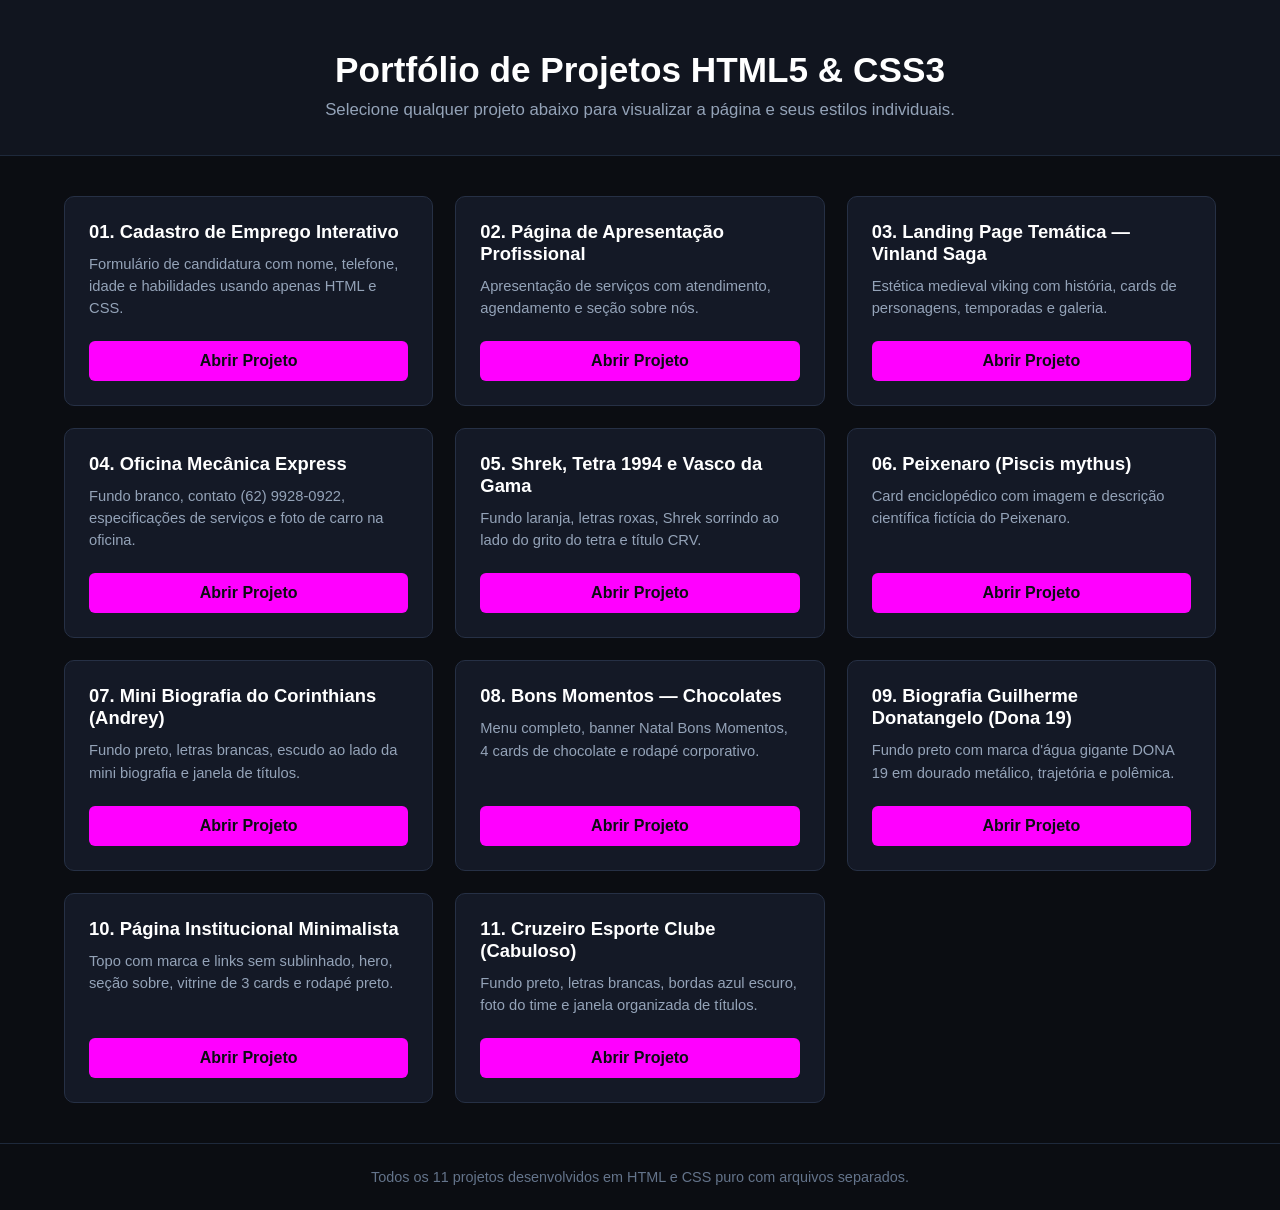
<file: projetos-html-css-puro/index.html>
<!DOCTYPE html>
<html lang="pt-BR">
<head>
  <meta charset="UTF-8">
  <meta name="viewport" content="width=device-width, initial-scale=1.0">
  <title>Galeria de Projetos HTML & CSS</title>
  <link rel="stylesheet" href="style.css">
</head>
<body>
  <header class="header">
    <h1>Portfólio de Projetos HTML5 & CSS3</h1>
    <p>Selecione qualquer projeto abaixo para visualizar a página e seus estilos individuais.</p>
  </header>

  <main class="grid-projetos">
      <div class="project-card">
        <div>
          <h2>01. Cadastro de Emprego Interativo</h2>
          <p>Formulário de candidatura com nome, telefone, idade e habilidades usando apenas HTML e CSS.</p>
        </div>
        <a href="./01-cadastro-emprego/index.html" class="btn-abrir">Abrir Projeto</a>
      </div>
      <div class="project-card">
        <div>
          <h2>02. Página de Apresentação Profissional</h2>
          <p>Apresentação de serviços com atendimento, agendamento e seção sobre nós.</p>
        </div>
        <a href="./02-apresentacao-profissional/index.html" class="btn-abrir">Abrir Projeto</a>
      </div>
      <div class="project-card">
        <div>
          <h2>03. Landing Page Temática — Vinland Saga</h2>
          <p>Estética medieval viking com história, cards de personagens, temporadas e galeria.</p>
        </div>
        <a href="./03-vinland-saga/index.html" class="btn-abrir">Abrir Projeto</a>
      </div>
      <div class="project-card">
        <div>
          <h2>04. Oficina Mecânica Express</h2>
          <p>Fundo branco, contato (62) 9928-0922, especificações de serviços e foto de carro na oficina.</p>
        </div>
        <a href="./04-oficina-mecanica/index.html" class="btn-abrir">Abrir Projeto</a>
      </div>
      <div class="project-card">
        <div>
          <h2>05. Shrek, Tetra 1994 e Vasco da Gama</h2>
          <p>Fundo laranja, letras roxas, Shrek sorrindo ao lado do grito do tetra e título CRV.</p>
        </div>
        <a href="./05-shrek-tetra-vasco/index.html" class="btn-abrir">Abrir Projeto</a>
      </div>
      <div class="project-card">
        <div>
          <h2>06. Peixenaro (Piscis mythus)</h2>
          <p>Card enciclopédico com imagem e descrição científica fictícia do Peixenaro.</p>
        </div>
        <a href="./06-peixenaro/index.html" class="btn-abrir">Abrir Projeto</a>
      </div>
      <div class="project-card">
        <div>
          <h2>07. Mini Biografia do Corinthians (Andrey)</h2>
          <p>Fundo preto, letras brancas, escudo ao lado da mini biografia e janela de títulos.</p>
        </div>
        <a href="./07-corinthians-andrey/index.html" class="btn-abrir">Abrir Projeto</a>
      </div>
      <div class="project-card">
        <div>
          <h2>08. Bons Momentos — Chocolates</h2>
          <p>Menu completo, banner Natal Bons Momentos, 4 cards de chocolate e rodapé corporativo.</p>
        </div>
        <a href="./08-bons-momentos-chocolate/index.html" class="btn-abrir">Abrir Projeto</a>
      </div>
      <div class="project-card">
        <div>
          <h2>09. Biografia Guilherme Donatangelo (Dona 19)</h2>
          <p>Fundo preto com marca d'água gigante DONA 19 em dourado metálico, trajetória e polêmica.</p>
        </div>
        <a href="./09-dona-19-biografia/index.html" class="btn-abrir">Abrir Projeto</a>
      </div>
      <div class="project-card">
        <div>
          <h2>10. Página Institucional Minimalista</h2>
          <p>Topo com marca e links sem sublinhado, hero, seção sobre, vitrine de 3 cards e rodapé preto.</p>
        </div>
        <a href="./10-pagina-institucional/index.html" class="btn-abrir">Abrir Projeto</a>
      </div>
      <div class="project-card">
        <div>
          <h2>11. Cruzeiro Esporte Clube (Cabuloso)</h2>
          <p>Fundo preto, letras brancas, bordas azul escuro, foto do time e janela organizada de títulos.</p>
        </div>
        <a href="./11-cruzeiro-esporte-clube/index.html" class="btn-abrir">Abrir Projeto</a>
      </div>
  </main>

  <footer class="footer">
    <p>Todos os 11 projetos desenvolvidos em HTML e CSS puro com arquivos separados.</p>
  </footer>
</body>
</html>
</file>
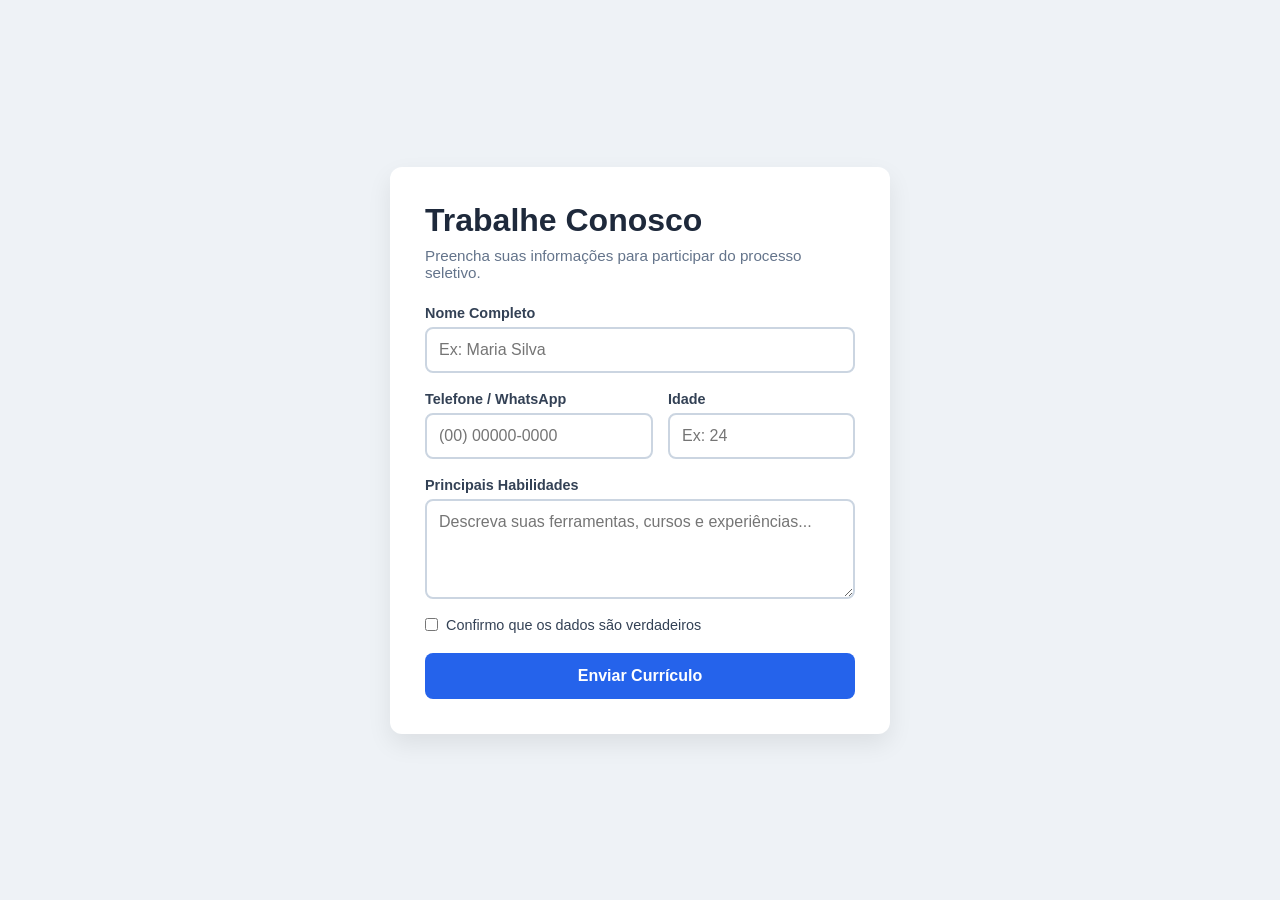
<file: projetos-html-css-puro/01-cadastro-emprego/index.html>
<!DOCTYPE html>
<html lang="pt-BR">
<head>
  <meta charset="UTF-8">
  <title>Cadastro de Emprego</title>
  <link rel="stylesheet" href="style.css">
</head>
<body>
  <div class="container">
    <h1>Trabalhe Conosco</h1>
    <p>Preencha suas informações para participar do processo seletivo.</p>
    
    <form class="form-box">
      <div class="input-group">
        <label for="nome">Nome Completo</label>
        <input type="text" id="nome" placeholder="Ex: Maria Silva" required>
      </div>

      <div class="row">
        <div class="input-group">
          <label for="telefone">Telefone / WhatsApp</label>
          <input type="tel" id="telefone" placeholder="(00) 00000-0000" required>
        </div>
        <div class="input-group">
          <label for="idade">Idade</label>
          <input type="number" id="idade" min="16" max="99" placeholder="Ex: 24" required>
        </div>
      </div>

      <div class="input-group">
        <label for="habilidades">Principais Habilidades</label>
        <textarea id="habilidades" rows="4" placeholder="Descreva suas ferramentas, cursos e experiências..." required></textarea>
      </div>

      <label class="checkbox-confirm">
        <input type="checkbox" required> Confirmo que os dados são verdadeiros
      </label>

      <button type="submit" class="btn-enviar">Enviar Currículo</button>
    </form>
  </div>
</body>
</html>
</file>
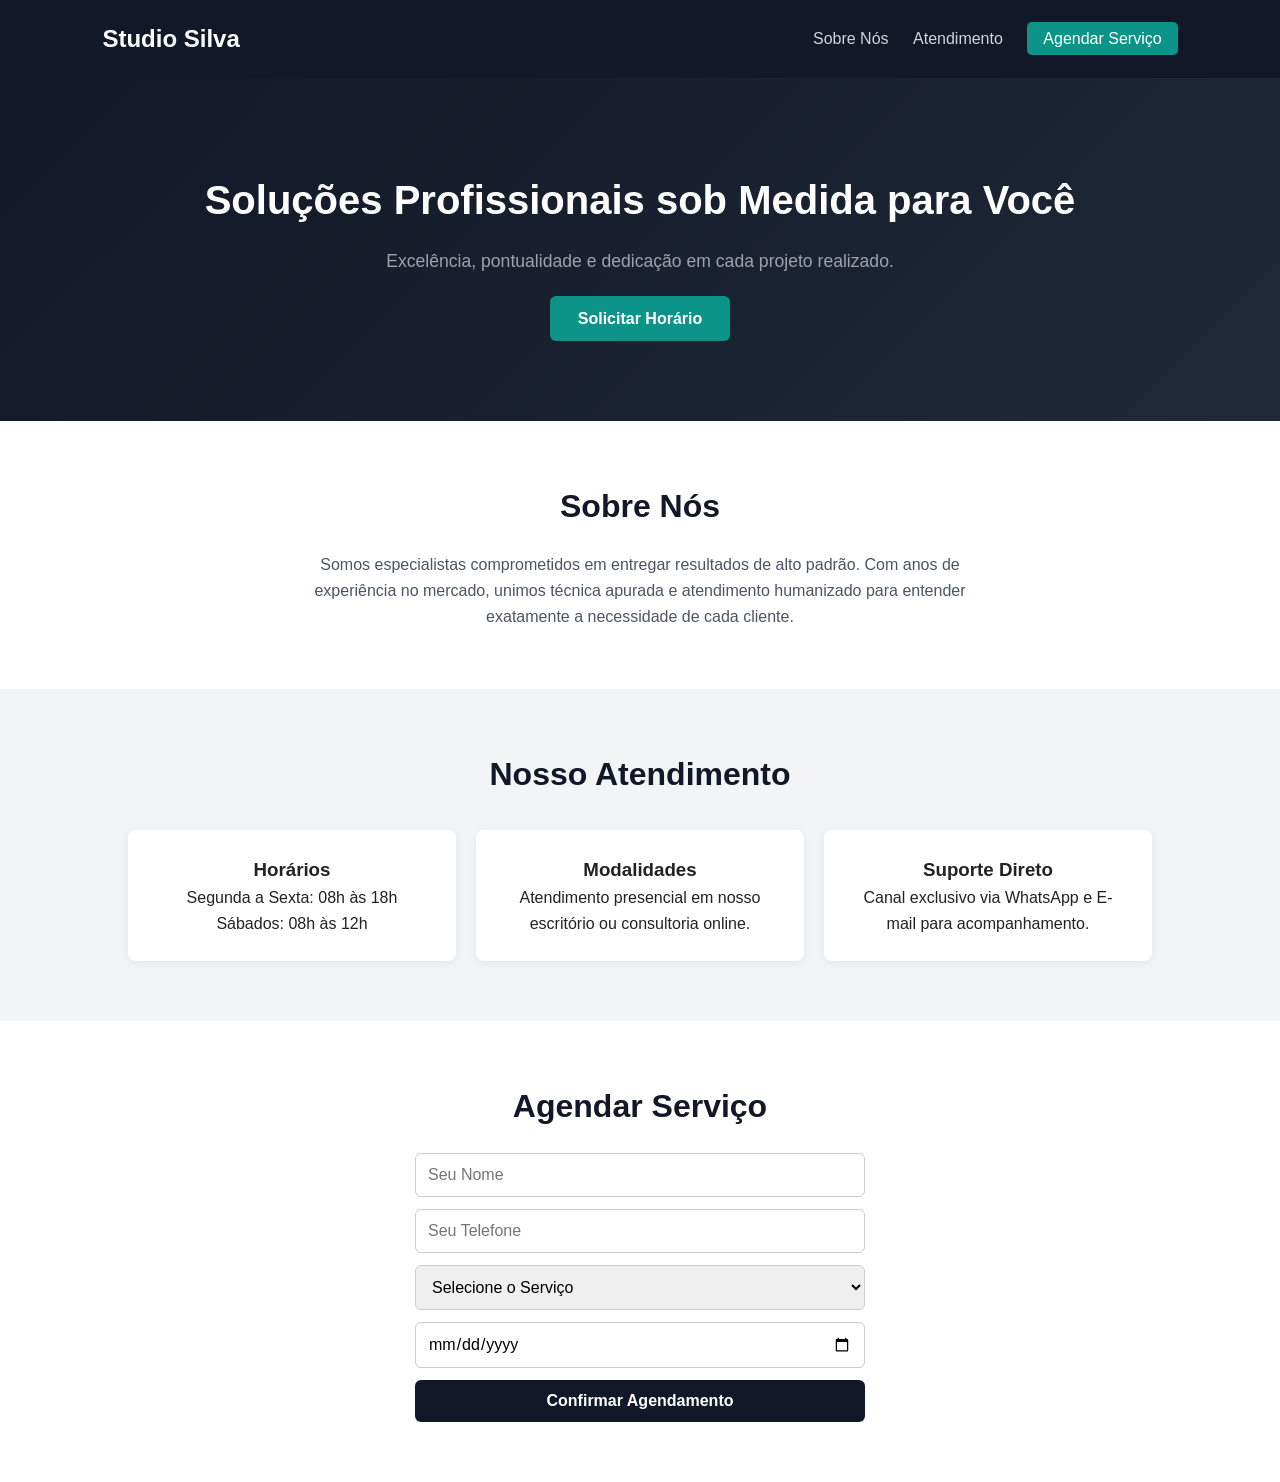
<file: projetos-html-css-puro/02-apresentacao-profissional/index.html>
<!DOCTYPE html>
<html lang="pt-BR">
<head>
  <meta charset="UTF-8">
  <title>Apresentação Profissional</title>
  <link rel="stylesheet" href="style.css">
</head>
<body>
  <header>
    <div class="logo">Studio Silva</div>
    <nav>
      <a href="#sobre">Sobre Nós</a>
      <a href="#atendimento">Atendimento</a>
      <a href="#agendar" class="btn-nav">Agendar Serviço</a>
    </nav>
  </header>

  <section class="hero">
    <h1>Soluções Profissionais sob Medida para Você</h1>
    <p>Excelência, pontualidade e dedicação em cada projeto realizado.</p>
    <a href="#agendar" class="btn-cta">Solicitar Horário</a>
  </section>

  <section id="sobre" class="secao">
    <h2>Sobre Nós</h2>
    <p>Somos especialistas comprometidos em entregar resultados de alto padrão. Com anos de experiência no mercado, unimos técnica apurada e atendimento humanizado para entender exatamente a necessidade de cada cliente.</p>
  </section>

  <section id="atendimento" class="secao cinza">
    <h2>Nosso Atendimento</h2>
    <div class="grid">
      <div class="card">
        <h3>Horários</h3>
        <p>Segunda a Sexta: 08h às 18h<br>Sábados: 08h às 12h</p>
      </div>
      <div class="card">
        <h3>Modalidades</h3>
        <p>Atendimento presencial em nosso escritório ou consultoria online.</p>
      </div>
      <div class="card">
        <h3>Suporte Direto</h3>
        <p>Canal exclusivo via WhatsApp e E-mail para acompanhamento.</p>
      </div>
    </div>
  </section>

  <section id="agendar" class="secao">
    <h2>Agendar Serviço</h2>
    <form class="agenda-form">
      <input type="text" placeholder="Seu Nome" required>
      <input type="tel" placeholder="Seu Telefone" required>
      <select required>
        <option value="">Selecione o Serviço</option>
        <option>Consultoria Inicial</option>
        <option>Execução Completa</option>
        <option>Manutenção / Revisão</option>
      </select>
      <input type="date" required>
      <button type="submit">Confirmar Agendamento</button>
    </form>
  </section>
</body>
</html>
</file>
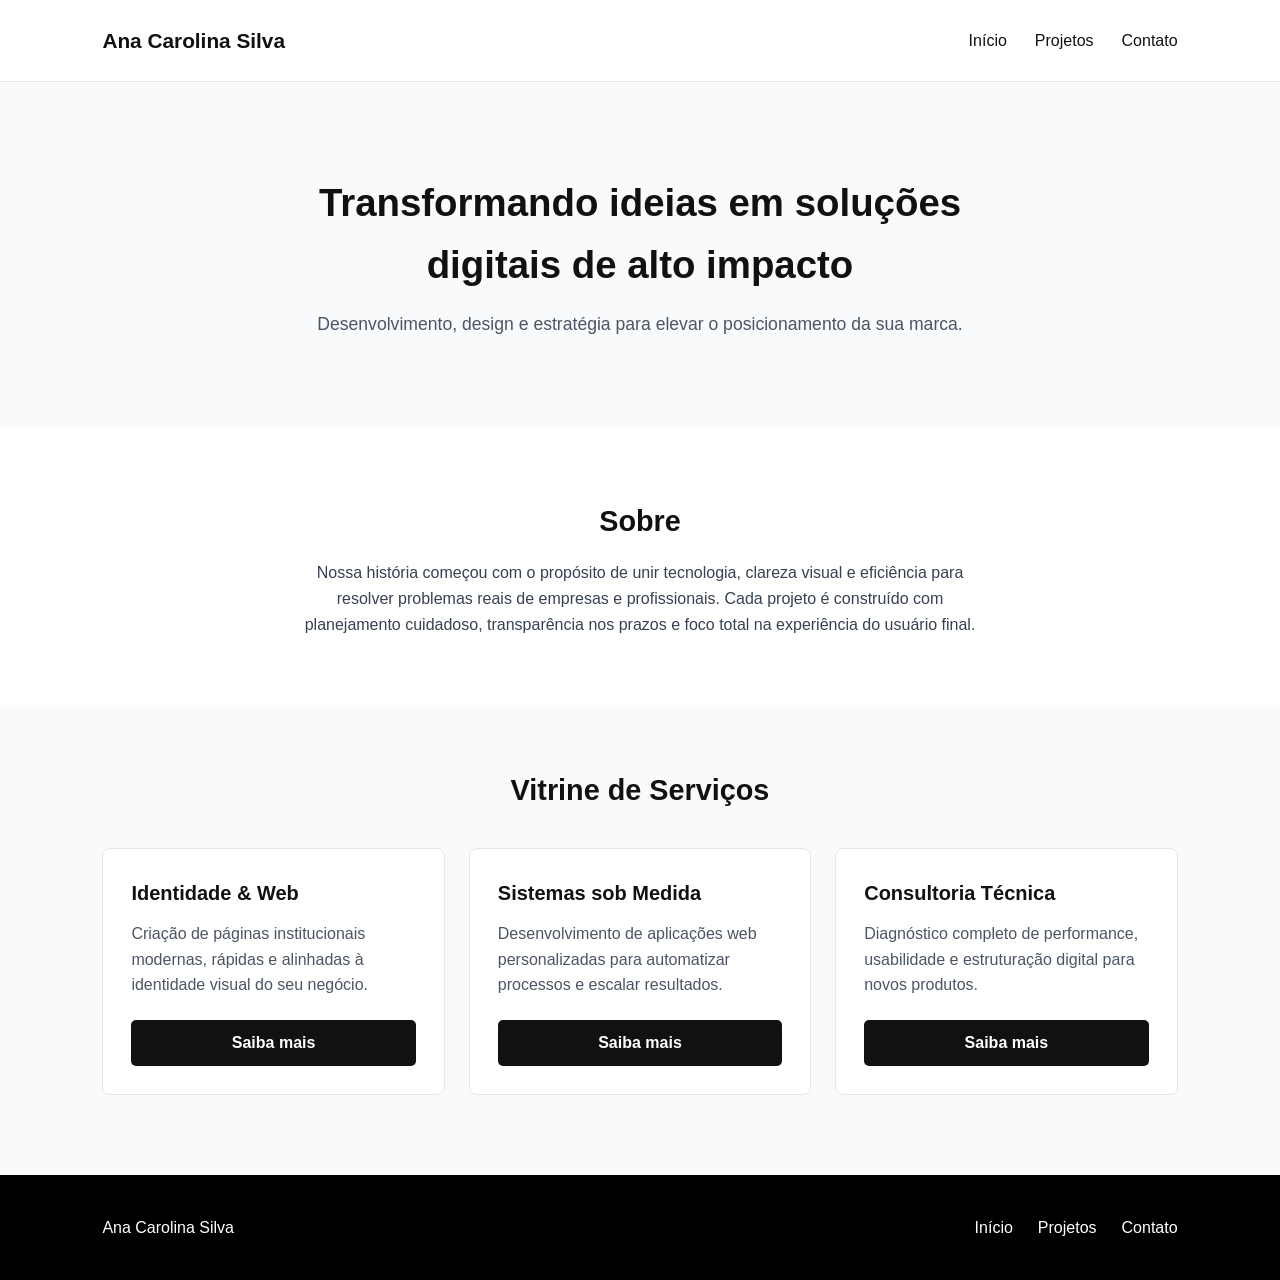
<file: projetos-html-css-puro/10-pagina-institucional/index.html>
<!DOCTYPE html>
<html lang="pt-BR">
<head>
  <meta charset="UTF-8">
  <title>Minha Marca — Institucional</title>
  <link rel="stylesheet" href="style.css">
</head>
<body>
  <header class="topo">
    <div class="meu-nome">Ana Carolina Silva</div>
    <nav class="menu">
      <a href="#inicio">Início</a>
      <a href="#projetos">Projetos</a>
      <a href="#contato">Contato</a>
    </nav>
  </header>

  <section id="inicio" class="hero">
    <h1>Transformando ideias em soluções digitais de alto impacto</h1>
    <p>Desenvolvimento, design e estratégia para elevar o posicionamento da sua marca.</p>
  </section>

  <section class="sobre">
    <h2>Sobre</h2>
    <p>Nossa história começou com o propósito de unir tecnologia, clareza visual e eficiência para resolver problemas reais de empresas e profissionais. Cada projeto é construído com planejamento cuidadoso, transparência nos prazos e foco total na experiência do usuário final.</p>
  </section>

  <section id="projetos" class="vitrine">
    <h2>Vitrine de Serviços</h2>
    <div class="cards">
      <article class="card">
        <h3>Identidade & Web</h3>
        <p>Criação de páginas institucionais modernas, rápidas e alinhadas à identidade visual do seu negócio.</p>
        <a href="#contato" class="btn">Saiba mais</a>
      </article>

      <article class="card">
        <h3>Sistemas sob Medida</h3>
        <p>Desenvolvimento de aplicações web personalizadas para automatizar processos e escalar resultados.</p>
        <a href="#contato" class="btn">Saiba mais</a>
      </article>

      <article class="card">
        <h3>Consultoria Técnica</h3>
        <p>Diagnóstico completo de performance, usabilidade e estruturação digital para novos produtos.</p>
        <a href="#contato" class="btn">Saiba mais</a>
      </article>
    </div>
  </section>

  <footer id="contato" class="rodape">
    <div class="rodape-nome">Ana Carolina Silva</div>
    <div class="rodape-links">
      <a href="#inicio">Início</a>
      <a href="#projetos">Projetos</a>
      <a href="#contato">Contato</a>
    </div>
  </footer>
</body>
</html>
</file>
<file: projetos-html-css-puro/style.css>
* {
  box-sizing: border-box;
  margin: 0;
  padding: 0;
  font-family: 'Segoe UI', Arial, sans-serif;
}

body {
  background-color: #0b0d12;
  color: #f1f5f9;
  min-height: 100vh;
  display: flex;
  flex-direction: column;
}

.header {
  text-align: center;
  padding: 50px 20px 35px;
  border-bottom: 1px solid #1e293b;
  background: #11151f;
}

.header h1 {
  font-size: 2.2rem;
  margin-bottom: 10px;
  color: #ffffff;
}

.header p {
  color: #94a3b8;
  font-size: 1.05rem;
}

.grid-projetos {
  max-width: 1200px;
  width: 100%;
  margin: 40px auto;
  padding: 0 24px;
  display: grid;
  grid-template-columns: repeat(auto-fit, minmax(290px, 1fr));
  gap: 22px;
  flex: 1;
}

.project-card {
  background: #141926;
  border: 1px solid #263045;
  border-radius: 10px;
  padding: 24px;
  display: flex;
  flex-direction: column;
  justify-content: space-between;
  transition: transform 0.2s, border-color 0.2s;
}

.project-card:hover {
  transform: translateY(-4px);
  border-color: #ff00ff;
}

.project-card h2 {
  font-size: 1.15rem;
  color: #ffffff;
  margin-bottom: 10px;
}

.project-card p {
  font-size: 0.92rem;
  color: #94a3b8;
  line-height: 1.5;
  margin-bottom: 22px;
}

.btn-abrir {
  display: inline-block;
  text-align: center;
  background: #ff00ff;
  color: #0b0d12;
  text-decoration: none;
  font-weight: bold;
  padding: 11px 18px;
  border-radius: 6px;
  transition: background 0.2s;
}

.btn-abrir:hover {
  background: #d900d9;
  color: #ffffff;
}

.footer {
  text-align: center;
  padding: 25px;
  border-top: 1px solid #1e293b;
  color: #64748b;
  font-size: 0.9rem;
}
</file>
<file: projetos-html-css-puro/01-cadastro-emprego/style.css>
* { box-sizing: border-box; margin: 0; padding: 0; font-family: 'Segoe UI', sans-serif; }
body { background: #eef2f6; display: flex; justify-content: center; align-items: center; min-height: 100vh; padding: 20px; }
.container { background: #fff; width: 100%; max-width: 500px; padding: 35px; border-radius: 12px; box-shadow: 0 10px 25px rgba(0,0,0,0.08); }
h1 { color: #1e293b; margin-bottom: 8px; }
p { color: #64748b; font-size: 0.95rem; margin-bottom: 24px; }
.input-group { margin-bottom: 18px; display: flex; flex-direction: column; }
.row { display: flex; gap: 15px; }
.row .input-group { flex: 1; }
label { font-weight: 600; font-size: 0.9rem; color: #334155; margin-bottom: 6px; }
input, textarea { padding: 12px; border: 2px solid #cbd5e1; border-radius: 8px; font-size: 1rem; transition: 0.3s; outline: none; }
input:focus, textarea:focus { border-color: #2563eb; box-shadow: 0 0 0 3px rgba(37, 99, 235, 0.15); }
input:valid:not(:placeholder-shown), textarea:valid:not(:placeholder-shown) { border-color: #16a34a; }
.checkbox-confirm { display: flex; align-items: center; gap: 8px; font-weight: 400; margin-bottom: 20px; cursor: pointer; }
.btn-enviar { width: 100%; padding: 14px; background: #2563eb; color: #fff; border: none; border-radius: 8px; font-size: 1rem; font-weight: bold; cursor: pointer; transition: 0.2s; }
.btn-enviar:hover { background: #1d4ed8; transform: translateY(-2px); }
.btn-enviar:active { transform: translateY(0); }
</file>
<file: projetos-html-css-puro/02-apresentacao-profissional/style.css>
* { margin: 0; padding: 0; box-sizing: border-box; font-family: Arial, sans-serif; }
body { color: #222; line-height: 1.6; }
header { display: flex; justify-content: space-between; align-items: center; padding: 20px 8%; background: #111827; color: #fff; }
.logo { font-size: 1.5rem; font-weight: bold; }
nav a { color: #d1d5db; text-decoration: none; margin-left: 20px; }
nav a:hover { color: #fff; }
.btn-nav { background: #0d9488; color: #fff !important; padding: 8px 16px; border-radius: 5px; }
.hero { background: linear-gradient(135deg, #111827, #1f2937); color: #fff; text-align: center; padding: 90px 20px; }
.hero h1 { font-size: 2.5rem; margin-bottom: 15px; }
.hero p { font-size: 1.1rem; color: #9ca3af; margin-bottom: 30px; }
.btn-cta { background: #0d9488; color: #fff; padding: 14px 28px; text-decoration: none; border-radius: 6px; font-weight: bold; }
.secao { padding: 60px 10%; text-align: center; }
.secao.cinza { background: #f3f4f6; }
.secao h2 { font-size: 2rem; margin-bottom: 20px; color: #111827; }
.secao > p { max-width: 700px; margin: 0 auto; color: #4b5563; }
.grid { display: flex; gap: 20px; margin-top: 30px; flex-wrap: wrap; }
.card { flex: 1; min-width: 220px; background: #fff; padding: 25px; border-radius: 8px; box-shadow: 0 2px 10px rgba(0,0,0,0.06); }
.agenda-form { max-width: 450px; margin: 20px auto 0; display: flex; flex-direction: column; gap: 12px; }
.agenda-form input, .agenda-form select, .agenda-form button { padding: 12px; border: 1px solid #ccc; border-radius: 6px; font-size: 1rem; }
.agenda-form button { background: #111827; color: #fff; border: none; cursor: pointer; font-weight: bold; }
</file>
<file: projetos-html-css-puro/10-pagina-institucional/style.css>
* { margin: 0; padding: 0; box-sizing: border-box; font-family: 'Segoe UI', Arial, sans-serif; }
body { background: #ffffff; color: #111111; line-height: 1.6; }
.topo { display: flex; justify-content: space-between; align-items: center; padding: 24px 8%; border-bottom: 1px solid #e5e7eb; }
.meu-nome { font-size: 1.3rem; font-weight: bold; }
.menu { display: flex; gap: 28px; }
.menu a { text-decoration: none; color: #111111; font-weight: 500; }
.menu a:hover { color: #2563eb; }
.hero { padding: 90px 8%; background: #f8fafc; text-align: center; }
.hero h1 { font-size: 2.4rem; max-width: 750px; margin: 0 auto 15px; }
.hero p { color: #4b5563; font-size: 1.1rem; }
.sobre { padding: 70px 8%; max-width: 900px; margin: 0 auto; text-align: center; }
.sobre h2 { font-size: 1.8rem; margin-bottom: 16px; }
.sobre p { color: #374151; }
.vitrine { padding: 60px 8% 80px; background: #f8fafc; }
.vitrine h2 { text-align: center; font-size: 1.8rem; margin-bottom: 35px; }
.cards { display: grid; grid-template-columns: repeat(auto-fit, minmax(260px, 1fr)); gap: 24px; }
.card { background: #ffffff; border: 1px solid #e2e8f0; border-radius: 8px; padding: 28px; display: flex; flex-direction: column; justify-content: space-between; }
.card h3 { margin-bottom: 12px; font-size: 1.25rem; }
.card p { color: #4b5563; margin-bottom: 22px; }
.btn { display: inline-block; text-align: center; background: #111111; color: #ffffff; text-decoration: none; padding: 10px 18px; border-radius: 5px; font-weight: 600; }
.btn:hover { background: #333333; }
.rodape { background: #000000; color: #ffffff; padding: 40px 8%; display: flex; justify-content: space-between; align-items: center; }
.rodape-links { display: flex; gap: 25px; }
.rodape-links a { color: #ffffff; text-decoration: none; }
.rodape-links a:hover { text-decoration: underline; }
</file>
